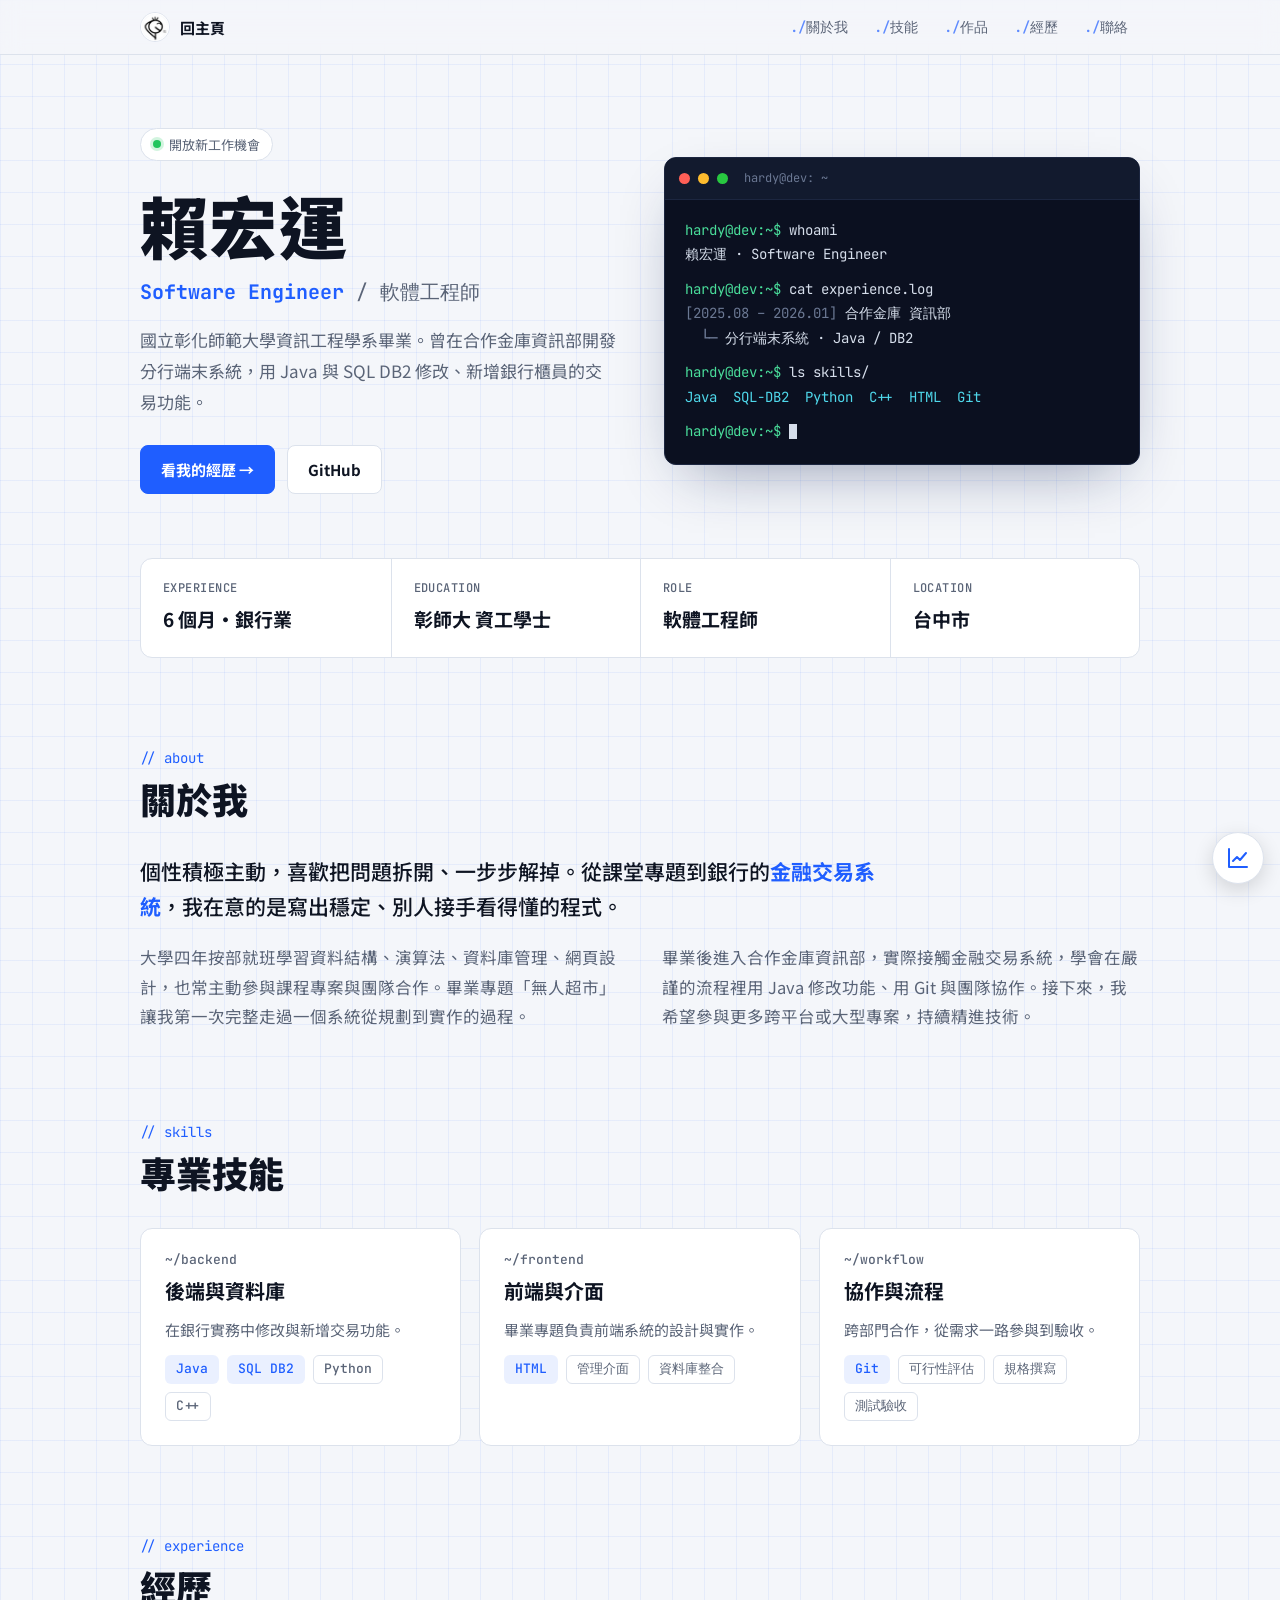
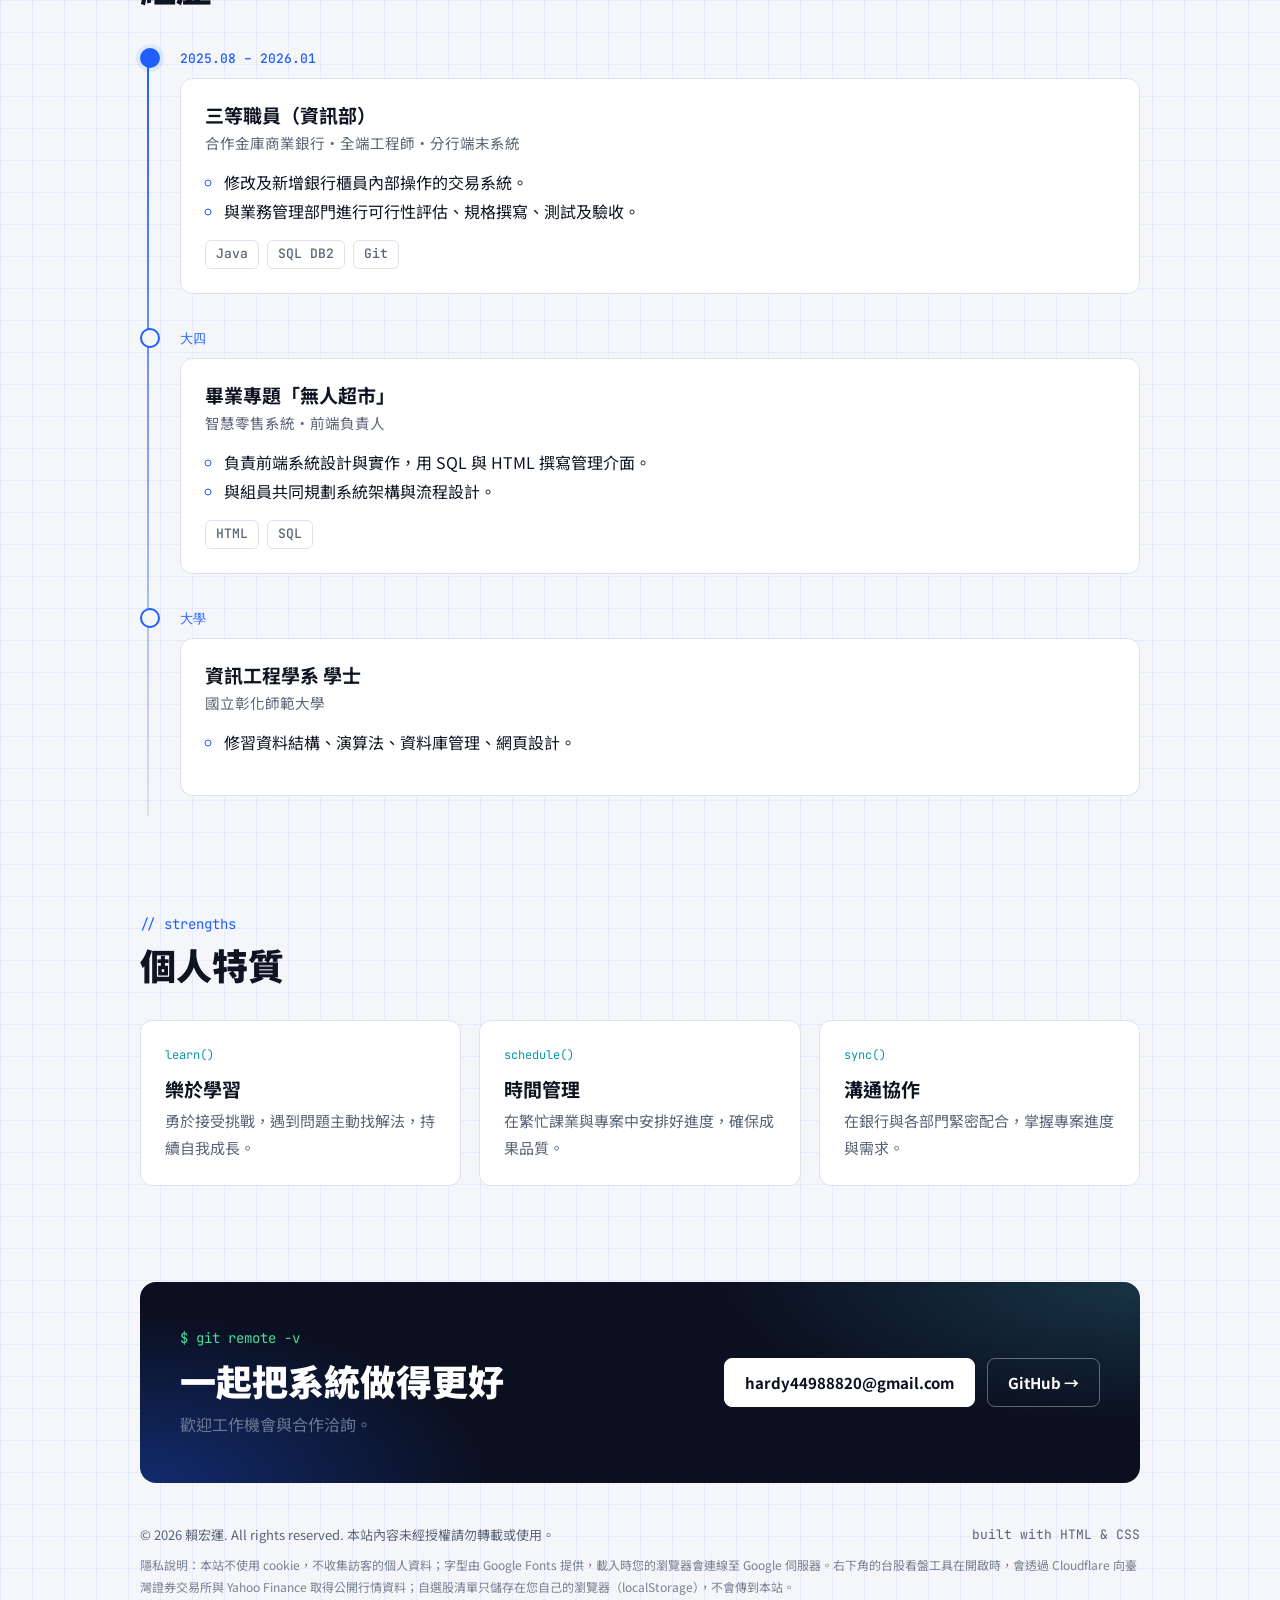
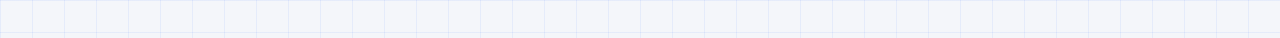
<file: index.html>
<!doctype html>
<html lang="zh-Hant">
<head>
<meta charset="utf-8">
<meta name="viewport" content="width=device-width, initial-scale=1, viewport-fit=cover">
<title>賴宏運的個人網頁</title>
<meta name="description" content="賴宏運的個人網站：軟體工程師，資工背景，具金融交易系統開發經驗。">
<link rel="icon" href="avatar.png">
<link rel="preconnect" href="https://fonts.googleapis.com">
<link rel="preconnect" href="https://fonts.gstatic.com" crossorigin>
<link rel="stylesheet" href="https://fonts.googleapis.com/css2?family=Noto+Sans+TC:wght@400;500;700;900&family=JetBrains+Mono:wght@400;500;700&display=swap">
<link rel="stylesheet" href="style.css">
</head>
<body>

<header class="nav">
  <div class="wrap">
    <a class="home" href="#top"><img src="avatar.png" alt=""><span>回主頁</span></a>
    <nav aria-label="主選單">
      <ul>
        <li><a href="#about">關於我</a></li>
        <li><a href="#skills">技能</a></li>
        <li><a href="projects.html">作品</a></li>
        <li><a href="#journey">經歷</a></li>
        <li><a href="#contact">聯絡</a></li>
      </ul>
    </nav>
  </div>
</header>

<main id="top">
  <!-- ===== 開場 ===== -->
  <section class="hero">
    <div class="wrap">
      <div>
        <span class="status"><i></i>開放新工作機會</span>
        <h1>賴宏運</h1>
        <p class="role">Software Engineer <span>/ 軟體工程師</span></p>
        <p class="lead">國立彰化師範大學資訊工程學系畢業。曾在合作金庫資訊部開發分行端末系統，用 Java 與 SQL DB2 修改、新增銀行櫃員的交易功能。</p>
        <div class="cta">
          <a class="btn primary" href="#journey">看我的經歷 →</a>
          <a class="btn" href="https://github.com/hardy0917" target="_blank" rel="noopener">GitHub</a>
        </div>
      </div>

      <div class="term" aria-label="終端機風格的自我介紹">
        <div class="term-bar"><i></i><i></i><i></i><span>hardy@dev: ~</span></div>
        <div class="term-body">
          <p class="cmd">whoami</p>
          <p class="out">賴宏運 · Software Engineer</p>
          <p class="cmd">cat experience.log</p>
          <p class="out"><span class="dim">[2025.08 – 2026.01]</span> 合作金庫 資訊部
<span class="dim">  └─</span> 分行端末系統 · Java / DB2</p>
          <p class="cmd">ls skills/</p>
          <p class="out"><span class="c">Java</span>  <span class="c">SQL-DB2</span>  <span class="c">Python</span>  <span class="c">C++</span>  <span class="c">HTML</span>  <span class="c">Git</span></p>
          <p class="cmd"><span class="cursor"></span></p>
        </div>
      </div>
    </div>
  </section>

  <!-- ===== 基本資料 ===== -->
  <div class="facts">
    <div class="wrap">
      <dl>
        <div><dt>EXPERIENCE</dt><dd>6 個月・銀行業</dd></div>
        <div><dt>EDUCATION</dt><dd>彰師大 資工學士</dd></div>
        <div><dt>ROLE</dt><dd>軟體工程師</dd></div>
        <div><dt>LOCATION</dt><dd>台中市</dd></div>
      </dl>
    </div>
  </div>

  <!-- ===== 關於我 ===== -->
  <section class="block" id="about">
    <div class="wrap">
      <div class="block-head"><div class="mono">// about</div><h2>關於我</h2></div>
      <div class="about">
        <p>個性積極主動，喜歡把問題拆開、一步步解掉。從課堂專題到銀行的<strong>金融交易系統</strong>，我在意的是寫出穩定、別人接手看得懂的程式。</p>
        <p>大學四年按部就班學習資料結構、演算法、資料庫管理、網頁設計，也常主動參與課程專案與團隊合作。畢業專題「無人超市」讓我第一次完整走過一個系統從規劃到實作的過程。</p>
        <p>畢業後進入合作金庫資訊部，實際接觸金融交易系統，學會在嚴謹的流程裡用 Java 修改功能、用 Git 與團隊協作。接下來，我希望參與更多跨平台或大型專案，持續精進技術。</p>
      </div>
    </div>
  </section>

  <!-- ===== 技能 ===== -->
  <section class="block" id="skills">
    <div class="wrap">
      <div class="block-head"><div class="mono">// skills</div><h2>專業技能</h2></div>
      <div class="skills">
        <article class="card">
          <span class="path">~/backend</span>
          <h3>後端與資料庫</h3>
          <p>在銀行實務中修改與新增交易功能。</p>
          <ul class="chips"><li class="main">Java</li><li class="main">SQL DB2</li><li>Python</li><li>C++</li></ul>
        </article>
        <article class="card">
          <span class="path">~/frontend</span>
          <h3>前端與介面</h3>
          <p>畢業專題負責前端系統的設計與實作。</p>
          <ul class="chips"><li class="main">HTML</li><li>管理介面</li><li>資料庫整合</li></ul>
        </article>
        <article class="card">
          <span class="path">~/workflow</span>
          <h3>協作與流程</h3>
          <p>跨部門合作，從需求一路參與到驗收。</p>
          <ul class="chips"><li class="main">Git</li><li>可行性評估</li><li>規格撰寫</li><li>測試驗收</li></ul>
        </article>
      </div>
    </div>
  </section>

  <!-- ===== 經歷 ===== -->
  <section class="block" id="journey">
    <div class="wrap">
      <div class="block-head"><div class="mono">// experience</div><h2>經歷</h2></div>
      <ol class="timeline">
        <li>
          <time>2025.08 – 2026.01</time>
          <div class="card">
            <h3>三等職員（資訊部）</h3>
            <p class="org">合作金庫商業銀行・全端工程師・分行端末系統</p>
            <ul>
              <li>修改及新增銀行櫃員內部操作的交易系統。</li>
              <li>與業務管理部門進行可行性評估、規格撰寫、測試及驗收。</li>
            </ul>
            <ul class="chips"><li>Java</li><li>SQL DB2</li><li>Git</li></ul>
          </div>
        </li>
        <li>
          <time>大四</time>
          <div class="card">
            <h3>畢業專題「無人超市」</h3>
            <p class="org">智慧零售系統・前端負責人</p>
            <ul>
              <li>負責前端系統設計與實作，用 SQL 與 HTML 撰寫管理介面。</li>
              <li>與組員共同規劃系統架構與流程設計。</li>
            </ul>
            <ul class="chips"><li>HTML</li><li>SQL</li></ul>
          </div>
        </li>
        <li>
          <time>大學</time>
          <div class="card">
            <h3>資訊工程學系 學士</h3>
            <p class="org">國立彰化師範大學</p>
            <ul>
              <li>修習資料結構、演算法、資料庫管理、網頁設計。</li>
            </ul>
          </div>
        </li>
      </ol>
    </div>
  </section>

  <!-- ===== 個人特質 ===== -->
  <section class="block">
    <div class="wrap">
      <div class="block-head"><div class="mono">// strengths</div><h2>個人特質</h2></div>
      <div class="traits">
        <div class="card"><span class="mono">learn()</span><h3>樂於學習</h3><p>勇於接受挑戰，遇到問題主動找解法，持續自我成長。</p></div>
        <div class="card"><span class="mono">schedule()</span><h3>時間管理</h3><p>在繁忙課業與專案中安排好進度，確保成果品質。</p></div>
        <div class="card"><span class="mono">sync()</span><h3>溝通協作</h3><p>在銀行與各部門緊密配合，掌握專案進度與需求。</p></div>
      </div>
    </div>
  </section>

  <!-- ===== 聯絡 ===== -->
  <section class="wrap" id="contact">
    <div class="contact">
      <div>
        <div class="mono">$ git remote -v</div>
        <h2>一起把系統做得更好</h2>
        <p>歡迎工作機會與合作洽詢。</p>
      </div>
      <div class="links">
        <!-- 信箱拆開寫，由下方程式組回來，降低被垃圾信機器人抓取的機率 -->
        <a class="btn" id="mail" data-u="hardy44988820" data-d="gmail.com">hardy44988820 [at] gmail.com</a>
        <a class="btn ghost" href="https://github.com/hardy0917" target="_blank" rel="noopener">GitHub →</a>
      </div>
    </div>
  </section>
</main>

<footer>
  <div class="wrap">
    <span>© 2026 賴宏運. All rights reserved. 本站內容未經授權請勿轉載或使用。</span>
    <span class="mono">built with HTML &amp; CSS</span>
    <p class="fine">隱私說明：本站不使用 cookie，不收集訪客的個人資料；字型由 Google Fonts 提供，載入時您的瀏覽器會連線至 Google 伺服器。右下角的台股看盤工具在開啟時，會透過 Cloudflare 向臺灣證券交易所與 Yahoo Finance 取得公開行情資料；自選股清單只儲存在您自己的瀏覽器（localStorage），不會傳到本站。</p>
  </div>
</footer>

<script>
  (function () {
    var a = document.getElementById('mail');
    if (!a) return;
    var addr = a.dataset.u + '@' + a.dataset.d;
    a.href = 'mailto:' + addr;
    a.textContent = addr;
  })();
</script>

<!-- 右下角看盤小工具：data-api 填 Cloudflare Worker 網址（程式見 worker/worker.js） -->
<script src="stock-widget.js?v=3" data-api="https://twse-proxy.hardy44988820.workers.dev/indices" defer></script>

</body>
</html>
</file>
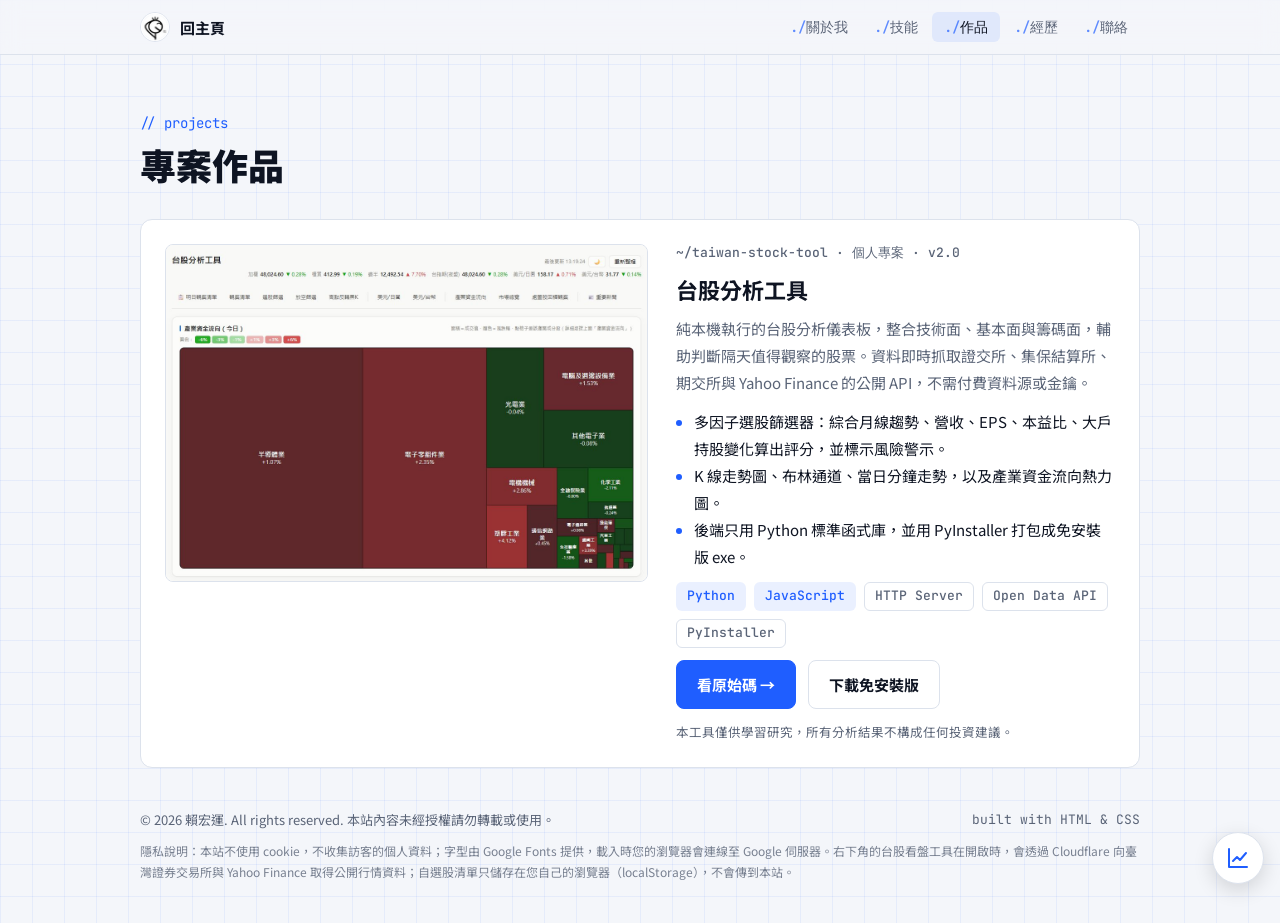
<file: projects.html>
<!doctype html>
<html lang="zh-Hant">
<head>
<meta charset="utf-8">
<meta name="viewport" content="width=device-width, initial-scale=1, viewport-fit=cover">
<title>專案作品｜賴宏運的個人網頁</title>
<meta name="description" content="賴宏運的專案作品：台股分析工具等個人開發專案。">
<link rel="icon" href="avatar.png">
<link rel="preconnect" href="https://fonts.googleapis.com">
<link rel="preconnect" href="https://fonts.gstatic.com" crossorigin>
<link rel="stylesheet" href="https://fonts.googleapis.com/css2?family=Noto+Sans+TC:wght@400;500;700;900&family=JetBrains+Mono:wght@400;500;700&display=swap">
<link rel="stylesheet" href="style.css">
</head>
<body>

<header class="nav">
  <div class="wrap">
    <a class="home" href="index.html"><img src="avatar.png" alt=""><span>回主頁</span></a>
    <nav aria-label="主選單">
      <ul>
        <li><a href="index.html#about">關於我</a></li>
        <li><a href="index.html#skills">技能</a></li>
        <li><a href="projects.html" aria-current="page">作品</a></li>
        <li><a href="index.html#journey">經歷</a></li>
        <li><a href="index.html#contact">聯絡</a></li>
      </ul>
    </nav>
  </div>
</header>

<main id="top">
  <!-- ===== 專案作品 ===== -->
  <section class="block page-top" id="projects">
    <div class="wrap">
      <div class="block-head"><div class="mono">// projects</div><h2>專案作品</h2></div>
      <article class="card project">
        <a class="shot" href="https://github.com/hardy0917/taiwan-stock-tool" target="_blank" rel="noopener">
          <img src="img/taiwan-stock-tool.jpg" alt="台股分析工具畫面：產業資金流向熱力圖" loading="lazy" width="1160" height="810">
        </a>
        <div class="project-body">
          <span class="path">~/taiwan-stock-tool · 個人專案 · v2.0</span>
          <h3>台股分析工具</h3>
          <p>純本機執行的台股分析儀表板，整合技術面、基本面與籌碼面，輔助判斷隔天值得觀察的股票。資料即時抓取證交所、集保結算所、期交所與 Yahoo Finance 的公開 API，不需付費資料源或金鑰。</p>
          <ul>
            <li>多因子選股篩選器：綜合月線趨勢、營收、EPS、本益比、大戶持股變化算出評分，並標示風險警示。</li>
            <li>K 線走勢圖、布林通道、當日分鐘走勢，以及產業資金流向熱力圖。</li>
            <li>後端只用 Python 標準函式庫，並用 PyInstaller 打包成免安裝版 exe。</li>
          </ul>
          <ul class="chips"><li class="main">Python</li><li class="main">JavaScript</li><li>HTTP Server</li><li>Open Data API</li><li>PyInstaller</li></ul>
          <div class="cta">
            <a class="btn primary" href="https://github.com/hardy0917/taiwan-stock-tool" target="_blank" rel="noopener">看原始碼 →</a>
            <a class="btn" href="https://github.com/hardy0917/taiwan-stock-tool/releases" target="_blank" rel="noopener">下載免安裝版</a>
          </div>
          <p class="note">本工具僅供學習研究，所有分析結果不構成任何投資建議。</p>
        </div>
      </article>
    </div>
  </section>

</main>

<footer>
  <div class="wrap">
    <span>© 2026 賴宏運. All rights reserved. 本站內容未經授權請勿轉載或使用。</span>
    <span class="mono">built with HTML &amp; CSS</span>
    <p class="fine">隱私說明：本站不使用 cookie，不收集訪客的個人資料；字型由 Google Fonts 提供，載入時您的瀏覽器會連線至 Google 伺服器。右下角的台股看盤工具在開啟時，會透過 Cloudflare 向臺灣證券交易所與 Yahoo Finance 取得公開行情資料；自選股清單只儲存在您自己的瀏覽器（localStorage），不會傳到本站。</p>
  </div>
</footer>

<!-- 右下角看盤小工具：data-api 填 Cloudflare Worker 網址（程式見 worker/worker.js） -->
<script src="stock-widget.js?v=3" data-api="https://twse-proxy.hardy44988820.workers.dev/indices" defer></script>

</body>
</html>
</file>
<file: style.css>
/* ===== 配色：改這裡就能換整站顏色 ===== */
:root {
  --bg: #f4f6fa;
  --surface: #ffffff;
  --ink: #0e1422;
  --muted: #5a6477;
  --line: #dce2ec;
  --grid: rgba(31, 94, 255, .07);
  --accent: #1f5eff;
  --accent-soft: rgba(31, 94, 255, .09);
  --cyan: #0797ad;
  --term-bg: #0b1020;
  --term-ink: #d6deeb;
  --term-dim: #6b7893;
  --term-green: #4ade9b;
  --term-cyan: #4fd8eb;
  color-scheme: light;
}
@media (prefers-color-scheme: dark) {
  :root:not([data-theme="light"]) {
    --bg: #080c16; --surface: #0f1522; --ink: #e5eaf3; --muted: #8b95a9; --line: #1f2839;
    --grid: rgba(91, 140, 255, .07); --accent: #6b95ff; --accent-soft: rgba(107, 149, 255, .12);
    --cyan: #4fd8eb; --term-bg: #050811;
    color-scheme: dark;
  }
}
:root[data-theme="dark"] {
  --bg: #080c16; --surface: #0f1522; --ink: #e5eaf3; --muted: #8b95a9; --line: #1f2839;
  --grid: rgba(91, 140, 255, .07); --accent: #6b95ff; --accent-soft: rgba(107, 149, 255, .12);
  --cyan: #4fd8eb; --term-bg: #050811;
  color-scheme: dark;
}

* { box-sizing: border-box; }
html { scroll-behavior: smooth; }
body {
  margin: 0;
  color: var(--ink);
  background-color: var(--bg);
  /* 淡淡的方格底，像工程圖紙 */
  background-image:
    linear-gradient(var(--grid) 1px, transparent 1px),
    linear-gradient(90deg, var(--grid) 1px, transparent 1px);
  background-size: 32px 32px;
  font: 16px/1.8 "Noto Sans TC", "PingFang TC", "Microsoft JhengHei", sans-serif;
}
a { color: inherit; }
a:focus-visible { outline: 2px solid var(--accent); outline-offset: 3px; }
.wrap { max-width: 1040px; margin: 0 auto; padding-inline: 20px; }
h1, h2, h3 { line-height: 1.3; margin: 0; text-wrap: balance; }
.mono { font-family: "JetBrains Mono", ui-monospace, Consolas, monospace; }
.accent { color: var(--accent); }

/* ===== 導覽列 ===== */
header.nav {
  position: sticky; top: env(safe-area-inset-top, 0px); z-index: 10;
  background: color-mix(in srgb, var(--bg) 82%, transparent);
  backdrop-filter: blur(10px);
  border-bottom: 1px solid var(--line);
}
header.nav .wrap { display: flex; align-items: center; justify-content: space-between; gap: 16px; padding-block: 12px; }
.home { display: inline-flex; align-items: center; gap: 10px; font-weight: 700; font-size: 15px; text-decoration: none; }
.home img { width: 30px; height: 30px; border-radius: 50%; border: 1px solid var(--line); background: #fff; }
nav ul { display: flex; gap: 2px; list-style: none; margin: 0; padding: 0; }
nav a {
  display: block; padding: 4px 12px; border-radius: 6px; text-decoration: none;
  font: 500 14px/1.6 "JetBrains Mono", ui-monospace, monospace; color: var(--muted);
}
nav a::before { content: "./"; color: var(--accent); opacity: .7; }
nav a:hover { color: var(--ink); background: var(--accent-soft); }

/* ===== 開場 ===== */
.hero { padding-block: 72px 64px; }
.hero .wrap { display: grid; grid-template-columns: 1fr 1fr; gap: 48px; align-items: center; }
.status {
  display: inline-flex; align-items: center; gap: 8px; padding: 4px 12px; border-radius: 999px;
  border: 1px solid var(--line); background: var(--surface); font-size: 13px; color: var(--muted);
}
.status i { width: 8px; height: 8px; border-radius: 50%; background: #22c55e; box-shadow: 0 0 0 3px rgba(34,197,94,.2); }
.hero h1 { font-size: clamp(44px, 6.5vw, 68px); font-weight: 900; letter-spacing: .02em; margin-top: 20px; }
.hero .role { font: 700 clamp(17px, 2vw, 20px)/1.5 "JetBrains Mono", ui-monospace, monospace; color: var(--accent); margin: 8px 0 18px; }
.hero .role span { color: var(--muted); font-weight: 400; }
.hero p.lead { font-size: 17px; color: var(--muted); max-width: 30em; margin: 0 0 28px; }
.cta { display: flex; flex-wrap: wrap; gap: 12px; }
.btn {
  display: inline-flex; align-items: center; gap: 8px; padding: 10px 20px; border-radius: 8px;
  font-weight: 700; font-size: 15px; text-decoration: none; border: 1px solid var(--line);
  background: var(--surface); transition: border-color .15s, box-shadow .15s, transform .15s;
}
.btn:hover { border-color: var(--accent); transform: translateY(-1px); }
.btn.primary { background: var(--accent); border-color: var(--accent); color: #fff; }
.btn.primary:hover { box-shadow: 0 6px 20px -6px var(--accent); }

/* 終端機視窗：兩種主題都維持深色 */
.term {
  background: var(--term-bg); color: var(--term-ink); border-radius: 12px; overflow: hidden;
  border: 1px solid #1c2640;
  box-shadow: 0 24px 60px -24px rgba(14, 30, 80, .45);
  font: 400 14px/1.75 "JetBrains Mono", ui-monospace, Consolas, monospace;
}
.term-bar { display: flex; align-items: center; gap: 8px; padding: 10px 14px; background: #121a2e; border-bottom: 1px solid #1c2640; }
.term-bar i { width: 11px; height: 11px; border-radius: 50%; background: #3a4560; }
.term-bar i:nth-child(1) { background: #ff5f57; }
.term-bar i:nth-child(2) { background: #febc2e; }
.term-bar i:nth-child(3) { background: #28c840; }
.term-bar span { margin-left: 8px; font-size: 12px; color: var(--term-dim); }
.term-body { padding: 18px 20px 20px; overflow-x: auto; }
.term-body p { margin: 0; white-space: pre-wrap; }
.term-body .cmd::before { content: "hardy@dev:~$ "; color: var(--term-green); }
.term-body .out { color: var(--term-ink); margin-bottom: 10px; }
.term-body .dim { color: var(--term-dim); }
.term-body .c { color: var(--term-cyan); }
.cursor { display: inline-block; width: 8px; height: 1.1em; background: var(--term-ink); vertical-align: -3px; animation: blink 1.1s steps(1) infinite; }
@keyframes blink { 50% { opacity: 0; } }

/* ===== 基本資料 ===== */
.facts dl {
  display: grid; grid-template-columns: repeat(4, 1fr); margin: 0;
  background: var(--surface); border: 1px solid var(--line); border-radius: 12px;
}
.facts dl > div { padding: 20px 22px; border-left: 1px solid var(--line); }
.facts dl > div:first-child { border-left: 0; }
.facts dt { font: 500 12px/1.6 "JetBrains Mono", ui-monospace, monospace; color: var(--muted); letter-spacing: .04em; }
.facts dd { margin: 4px 0 0; font-size: 19px; font-weight: 700; }

/* ===== 區塊 ===== */
section.block { padding-block: 88px 0; }
.block-head { margin-bottom: 32px; }
.block-head .mono { font-size: 14px; color: var(--accent); }
.block-head h2 { font-size: clamp(28px, 3.6vw, 36px); font-weight: 900; margin-top: 4px; }

.about { display: grid; grid-template-columns: 1fr 1fr; gap: 18px 44px; font-size: 16.5px; }
.about p { margin: 0; color: var(--muted); }
.about p:first-child { grid-column: 1 / -1; font-size: 21px; line-height: 1.7; font-weight: 500; color: var(--ink); max-width: 36em; }
.about strong { color: var(--accent); font-weight: 700; }

.card { background: var(--surface); border: 1px solid var(--line); border-radius: 12px; padding: 24px; }
.skills { display: grid; grid-template-columns: repeat(3, 1fr); gap: 18px; }
.skills .card { display: flex; flex-direction: column; gap: 12px; transition: border-color .15s; }
.skills .card:hover { border-color: var(--accent); }
.skills .path { font: 500 13px/1 "JetBrains Mono", ui-monospace, monospace; color: var(--muted); }
.skills h3 { font-size: 20px; }
.skills p { margin: 0; color: var(--muted); font-size: 15px; }
.chips { display: flex; flex-wrap: wrap; gap: 8px; list-style: none; margin: 0; padding: 0; }
.chips li {
  font: 500 13px/1.6 "JetBrains Mono", ui-monospace, monospace;
  padding: 3px 10px; border-radius: 6px; border: 1px solid var(--line); color: var(--muted);
}
.chips li.main { border-color: transparent; background: var(--accent-soft); color: var(--accent); }

.timeline { list-style: none; margin: 0; padding: 0; position: relative; }
.timeline::before { content: ""; position: absolute; left: 7px; top: 8px; bottom: 8px; width: 2px; background: linear-gradient(var(--accent), var(--line)); }
.timeline > li { position: relative; padding: 0 0 28px 40px; }
.timeline > li::before {
  content: ""; position: absolute; left: 0; top: 6px; width: 16px; height: 16px; border-radius: 50%;
  background: var(--bg); border: 2px solid var(--accent);
}
.timeline > li:first-child::before { background: var(--accent); box-shadow: 0 0 0 4px var(--accent-soft); }
.timeline time { font: 500 13px/1.6 "JetBrains Mono", ui-monospace, monospace; color: var(--accent); }
.timeline .card { margin-top: 8px; }
.timeline h3 { font-size: 19px; }
.timeline .org { color: var(--muted); font-size: 14.5px; margin: 2px 0 12px; }
.timeline ul:not(.chips) { margin: 0 0 14px; padding-left: 1.2em; }
.timeline ul:not(.chips) li::marker { color: var(--accent); }

.project { display: grid; grid-template-columns: 1.1fr 1fr; gap: 28px; align-items: start; }
.project .shot { display: block; border-radius: 8px; overflow: hidden; border: 1px solid var(--line); }
.project .shot img { display: block; width: 100%; height: auto; transition: transform .3s; }
.project .shot:hover img { transform: scale(1.02); }
.project-body { display: flex; flex-direction: column; gap: 12px; }
.project-body .path { font: 500 13px/1.4 "JetBrains Mono", ui-monospace, monospace; color: var(--muted); }
.project-body h3 { font-size: 22px; }
.project-body p { margin: 0; color: var(--muted); font-size: 15px; }
.project-body ul:not(.chips) { margin: 0; padding-left: 1.2em; font-size: 15px; }
.project-body ul:not(.chips) li::marker { color: var(--accent); }
.project-body .note { font-size: 12.5px; }

.traits { display: grid; grid-template-columns: repeat(3, 1fr); gap: 18px; }
.traits h3 { font-size: 19px; margin-bottom: 6px; }
.traits p { margin: 0; color: var(--muted); font-size: 15px; }
.traits .mono { display: block; font-size: 12px; color: var(--cyan); margin-bottom: 10px; }

.contact {
  margin-top: 96px; padding: 44px 40px; border-radius: 16px; color: var(--term-ink);
  background:
    radial-gradient(600px 200px at 100% 0%, rgba(79, 216, 235, .18), transparent 70%),
    radial-gradient(500px 240px at 0% 100%, rgba(31, 94, 255, .35), transparent 70%),
    var(--term-bg);
  display: flex; flex-wrap: wrap; align-items: center; justify-content: space-between; gap: 24px;
}
.contact .mono { color: var(--term-green); font-size: 14px; }
.contact h2 { font-size: clamp(26px, 3.6vw, 36px); font-weight: 900; margin-top: 6px; color: #fff; }
.contact p { margin: 6px 0 0; color: var(--term-dim); }
.contact .links { display: flex; flex-wrap: wrap; gap: 12px; }
.contact .btn { background: #fff; color: #0b1020; border-color: #fff; }
.contact .btn.ghost { background: transparent; color: #fff; border-color: rgba(255, 255, 255, .35); }
.contact .btn.ghost:hover { border-color: #fff; }

footer .wrap { display: flex; justify-content: space-between; flex-wrap: wrap; gap: 8px; padding-block: 40px; color: var(--muted); font-size: 13px; }
footer .fine { flex-basis: 100%; margin: 0; font-size: 12px; opacity: .8; }

@media (max-width: 860px) {
  .hero { padding-block: 44px; }
  .hero .wrap, .about, .skills, .traits, .project { grid-template-columns: 1fr; }
  .facts dl { grid-template-columns: repeat(2, 1fr); }
  .facts dl > div:nth-child(3) { border-left: 0; }
  .facts dl > div:nth-child(n+3) { border-top: 1px solid var(--line); }
  .contact { padding: 32px 24px; }
}
@media (max-width: 520px) {
  nav a { padding: 4px 6px; font-size: 13px; }
  nav a::before { content: none; }
  .home span { display: none; }
  .term { font-size: 12.5px; }
}
@media (prefers-reduced-motion: reduce) {
  html { scroll-behavior: auto; }
  * { transition: none !important; }
  .cursor { animation: none; }
}

/* ===== 作品頁 ===== */
nav a[aria-current="page"] { color: var(--ink); background: var(--accent-soft); }
section.block.page-top { padding-block: 56px 0; }
</file>
